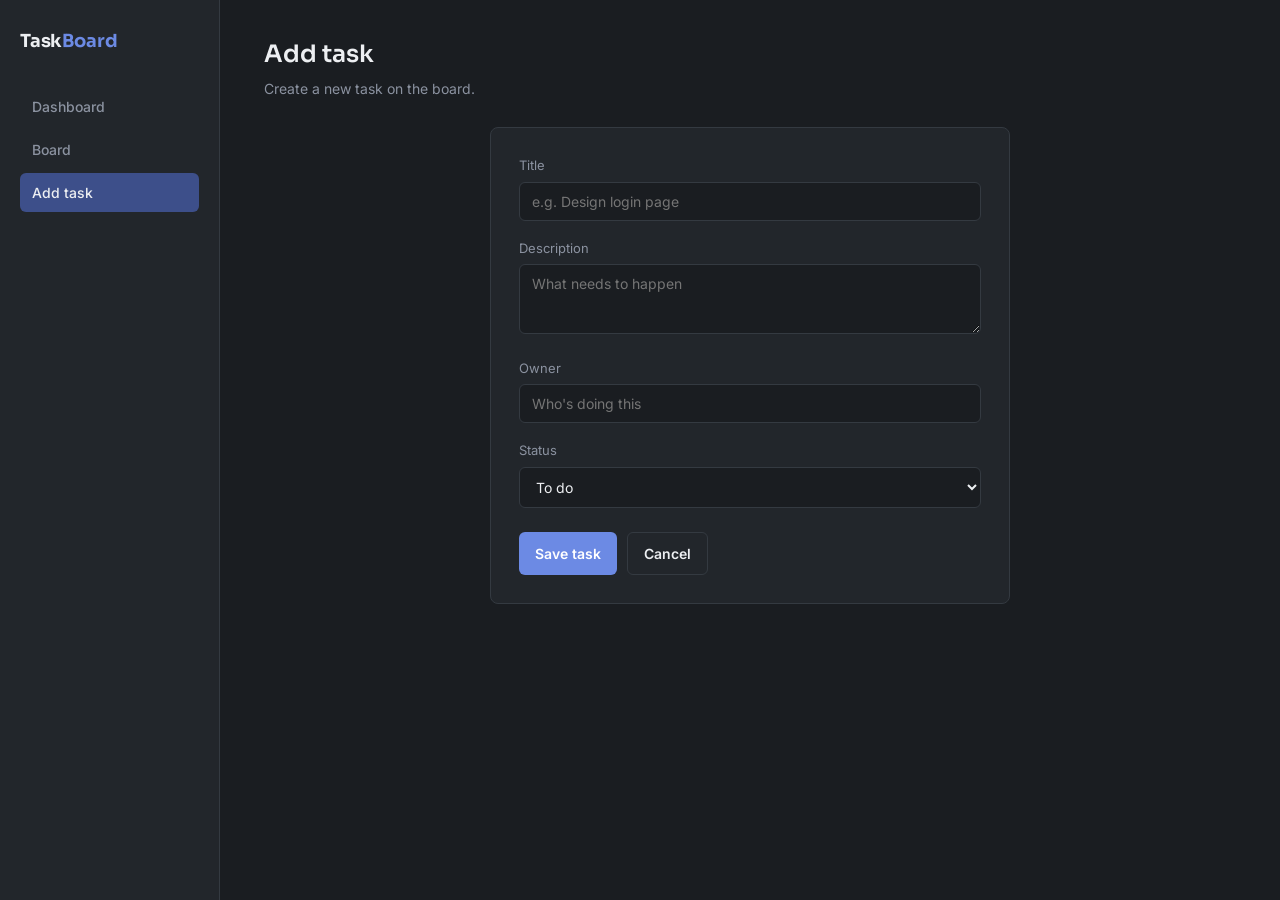
<file: task-form.html>
<!DOCTYPE html>
<html lang="en">
<head>
<meta charset="UTF-8">
<meta name="viewport" content="width=device-width, initial-scale=1.0">
<title>Add/Edit task — Task Board</title>
<link rel="stylesheet" href="css/style.css">
</head>
<body>
<div class="app">
  <aside class="sidebar">
    <div class="brand">Task<span>Board</span></div>
    <nav>
      <a href="index.html">Dashboard</a>
      <a href="board.html">Board</a>
      <a href="task-form.html" class="active">Add task</a>
    </nav>
  </aside>

  <main>
    <div class="page-header">
      <div>
        <h1 id="form-title">Add task</h1>
        <p id="form-subtitle">Create a new task on the board.</p>
      </div>
    </div>

    <form class="form-panel" id="task-form">
      <div class="field">
        <label for="title">Title</label>
        <input type="text" id="title" required placeholder="e.g. Design login page">
      </div>
      <div class="field">
        <label for="description">Description</label>
        <textarea id="description" placeholder="What needs to happen"></textarea>
      </div>
      <div class="field">
        <label for="owner">Owner</label>
        <input type="text" id="owner" required placeholder="Who's doing this">
      </div>
      <div class="field">
        <label for="status">Status</label>
        <select id="status">
          <option value="todo">To do</option>
          <option value="progress">In progress</option>
          <option value="done">Done</option>
        </select>
      </div>
      <div class="form-actions">
        <button type="submit" class="btn" id="submit-btn">Save task</button>
        <a href="board.html" class="btn secondary">Cancel</a>
      </div>
    </form>
  </main>
</div>

<script>
  const params = new URLSearchParams(window.location.search);
  const editId = params.get("id");

  async function loadTask() {
    const response = await fetch(`/api/tasks/${editId}`);
    if (!response.ok) return;

    const task = await response.json();

    document.getElementById("form-title").textContent = "Edit task";
    document.getElementById("form-subtitle").textContent = "Update the details below.";
    document.getElementById("submit-btn").textContent = "Save changes";
    document.getElementById("title").value = task.title;
    document.getElementById("description").value = task.description;
    document.getElementById("owner").value = task.owner;
    document.getElementById("status").value = task.status;
  }

  if (editId) loadTask();

  document.getElementById("task-form").addEventListener("submit", async (e) => {
    e.preventDefault();

    const task = {
      title: document.getElementById("title").value.trim(),
      description: document.getElementById("description").value.trim(),
      owner: document.getElementById("owner").value.trim(),
      status: document.getElementById("status").value
    };

    const url = editId ? `/api/tasks/${editId}` : "/api/tasks";
    const method = editId ? "PUT" : "POST";

    const response = await fetch(url, {
      method: method,
      headers: { "Content-Type": "application/json" },
      body: JSON.stringify(task)
    });

    const result = await response.json();

    if (!response.ok) {
      alert(result.message);
      return;
    }

    window.location.href = "board.html";
  });
</script>
</body>
</html>
</file>
<file: css/style.css>
@import url('https://fonts.googleapis.com/css2?family=Sora:wght@500;600;700&family=Inter:wght@400;500;600&display=swap');

:root {
  --bg: #1a1d21;
  --panel: #22262b;
  --panel-raised: #282d33;
  --border: #343a41;
  --text: #edeff2;
  --text-dim: #8b92a0;
  --accent: #6c8ae4;
  --accent-dim: #3d4f8a;
  --todo: #8b92a0;
  --progress: #e0a84b;
  --done: #5fb88a;
  --archived: #c75c5c;
  --danger: #e0645a;
  --radius: 6px;
}

* { box-sizing: border-box; }

html, body {
  margin: 0;
  padding: 0;
  background: var(--bg);
  color: var(--text);
  font-family: 'Inter', system-ui, sans-serif;
  font-size: 15px;
  line-height: 1.5;
}

h1, h2, h3 {
  font-family: 'Sora', system-ui, sans-serif;
  font-weight: 600;
  margin: 0;
}

a { color: inherit; text-decoration: none; }

.app {
  display: flex;
  min-height: 100vh;
}

.sidebar {
  background: var(--panel);
  border-right: 1px solid var(--border);
  padding: 28px 20px;
  flex: 0 0 220px;
  display: flex;
  flex-direction: column;
  gap: 32px;
}

.sidebar .brand {
  font-family: 'Sora', sans-serif;
  font-weight: 700;
  font-size: 18px;
  letter-spacing: -0.01em;
}

.sidebar .brand span { color: var(--accent); }

.sidebar nav {
  display: flex;
  flex-direction: column;
  gap: 4px;
}

.sidebar nav a {
  padding: 9px 12px;
  border-radius: var(--radius);
  color: var(--text-dim);
  font-weight: 500;
  font-size: 14px;
}

.sidebar nav a:hover { background: var(--panel-raised); color: var(--text); }
.sidebar nav a.active { background: var(--accent-dim); color: var(--text); }

main {
  flex: 1;
  padding: 36px 44px;
}

.page-header {
  display: flex;
  align-items: center;
  justify-content: space-between;
  margin-bottom: 28px;
}

.page-header h1 { font-size: 24px; }
.page-header p { color: var(--text-dim); margin: 6px 0 0; font-size: 14px; }

.btn {
  display: inline-flex;
  align-items: center;
  gap: 6px;
  background: var(--accent);
  color: #fff;
  border: none;
  padding: 10px 16px;
  border-radius: var(--radius);
  font-family: 'Inter', sans-serif;
  font-weight: 600;
  font-size: 14px;
  cursor: pointer;
}

.btn:hover { background: #5c7bd9; }

.btn.secondary {
  background: transparent;
  border: 1px solid var(--border);
  color: var(--text);
}

.btn.secondary:hover { background: var(--panel-raised); }

.btn.danger { background: var(--danger); }
.btn.danger:hover { background: #c9534a; }

.btn.small { padding: 5px 9px; font-size: 12px; }

.stats {
  display: grid;
  grid-template-columns: repeat(4, 1fr);
  gap: 16px;
  margin-bottom: 32px;
}

.stat-card {
  background: var(--panel);
  border: 1px solid var(--border);
  border-radius: 8px;
  padding: 20px;
}

.stat-card .count {
  font-family: 'Sora', sans-serif;
  font-size: 30px;
  font-weight: 700;
}

.stat-card .label {
  color: var(--text-dim);
  font-size: 13px;
  margin-top: 4px;
}

.stat-card.todo .count { color: var(--todo); }
.stat-card.progress .count { color: var(--progress); }
.stat-card.done .count { color: var(--done); }
.stat-card.archived .count { color: var(--archived); }

.recent-list {
  background: var(--panel);
  border: 1px solid var(--border);
  border-radius: 8px;
  overflow: hidden;
}

.recent-list .row {
  display: flex;
  align-items: center;
  gap: 12px;
  padding: 13px 18px;
  border-bottom: 1px solid var(--border);
  font-size: 14px;
}

.recent-list .row:last-child { border-bottom: none; }

.dot {
  width: 8px;
  height: 8px;
  border-radius: 50%;
  flex-shrink: 0;
}

.dot.todo { background: var(--todo); }
.dot.progress { background: var(--progress); }
.dot.done { background: var(--done); }

.row .title { flex: 1; }
.row .owner { color: var(--text-dim); font-size: 13px; }

.board {
  display: grid;
  grid-template-columns: repeat(3, 1fr);
  gap: 18px;
  align-items: start;
}

.column {
  background: var(--panel);
  border: 1px solid var(--border);
  border-radius: 8px;
  padding: 14px;
}

.column-header {
  display: flex;
  align-items: center;
  gap: 8px;
  margin-bottom: 12px;
  padding: 0 4px;
}

.column-header h2 { font-size: 14px; }

.column-header .n {
  margin-left: auto;
  color: var(--text-dim);
  font-size: 13px;
}

.card {
  background: var(--panel-raised);
  border: 1px solid var(--border);
  border-radius: var(--radius);
  padding: 12px 13px;
  margin-bottom: 10px;
}

.card .title {
  font-weight: 500;
  font-size: 14px;
  margin-bottom: 6px;
}

.card .desc {
  color: var(--text-dim);
  font-size: 13px;
  margin-bottom: 10px;
}

.card .meta {
  display: flex;
  align-items: center;
  justify-content: space-between;
}

.card .owner {
  font-size: 12px;
  color: var(--text-dim);
  background: var(--bg);
  border: 1px solid var(--border);
  padding: 2px 8px;
  border-radius: 999px;
}

.card .actions { display: flex; gap: 6px; }

.empty-col {
  color: var(--text-dim);
  font-size: 13px;
  text-align: center;
  padding: 20px 0;
}

.form-panel {
  background: var(--panel);
  border: 1px solid var(--border);
  border-radius: 8px;
  padding: 28px;
  max-width: 520px;
  margin: 0 auto;
}

.field { margin-bottom: 18px; }

.field label {
  display: block;
  font-size: 13px;
  color: var(--text-dim);
  margin-bottom: 6px;
}

.field input,
.field textarea,
.field select {
  width: 100%;
  background: var(--bg);
  border: 1px solid var(--border);
  border-radius: var(--radius);
  color: var(--text);
  padding: 10px 12px;
  font-family: 'Inter', sans-serif;
  font-size: 14px;
}

.field textarea { resize: vertical; min-height: 70px; }

.field input:focus,
.field textarea:focus,
.field select:focus {
  outline: 2px solid var(--accent);
  outline-offset: 1px;
}

.form-actions {
  display: flex;
  gap: 10px;
  margin-top: 24px;
}

.status-select {
  width: 100%;
  background: var(--bg);
  border: 1px solid var(--border);
  border-radius: var(--radius);
  color: var(--text);
  padding: 6px 8px;
  font-family: 'Inter', sans-serif;
  font-size: 13px;
  margin-bottom: 10px;
  cursor: pointer;
}

.status-select:focus {
  outline: 2px solid var(--accent);
  outline-offset: 1px;
}

.filters {
  display: flex;
  align-items: center;
  gap: 10px;
  margin-bottom: 24px;
  flex-wrap: nowrap;
}

.field-inline {
  display: flex;
  flex-direction: row;
  align-items: center;
  gap: 6px;
}

.field-inline label {
  font-size: 13px;
  color: var(--text-dim);
  white-space: nowrap;
}

.field-inline input[type="date"] {
  background: var(--bg);
  border: 1px solid var(--border);
  border-radius: var(--radius);
  color: var(--text);
  padding: 8px 10px;
  font-family: 'Inter', sans-serif;
  font-size: 13px;
}

.stat-card {
  cursor: pointer;
  transition: border-color 0.15s ease;
}

.stat-card:hover { border-color: var(--accent); }

.stat-card.active {
  border-color: var(--accent);
  background: var(--panel-raised);
}

.stat-card .pct {
  color: var(--text-dim);
  font-size: 13px;
  margin-top: 2px;
}

.section-title {
  font-size: 15px;
  margin: 28px 0 12px;
  color: var(--text-dim);
}

.list-header {
  display: flex;
  align-items: center;
  justify-content: space-between;
  gap: 12px;
}

.list-header .section-title { margin: 28px 0 12px; }

.archive-toolbar {
  display: flex;
  align-items: center;
  gap: 14px;
}

.select-all {
  display: flex;
  align-items: center;
  gap: 6px;
  font-size: 13px;
  color: var(--text-dim);
  cursor: pointer;
}

.row-check {
  cursor: pointer;
}

.recent-list .row {
  gap: 10px;
}
</file>
